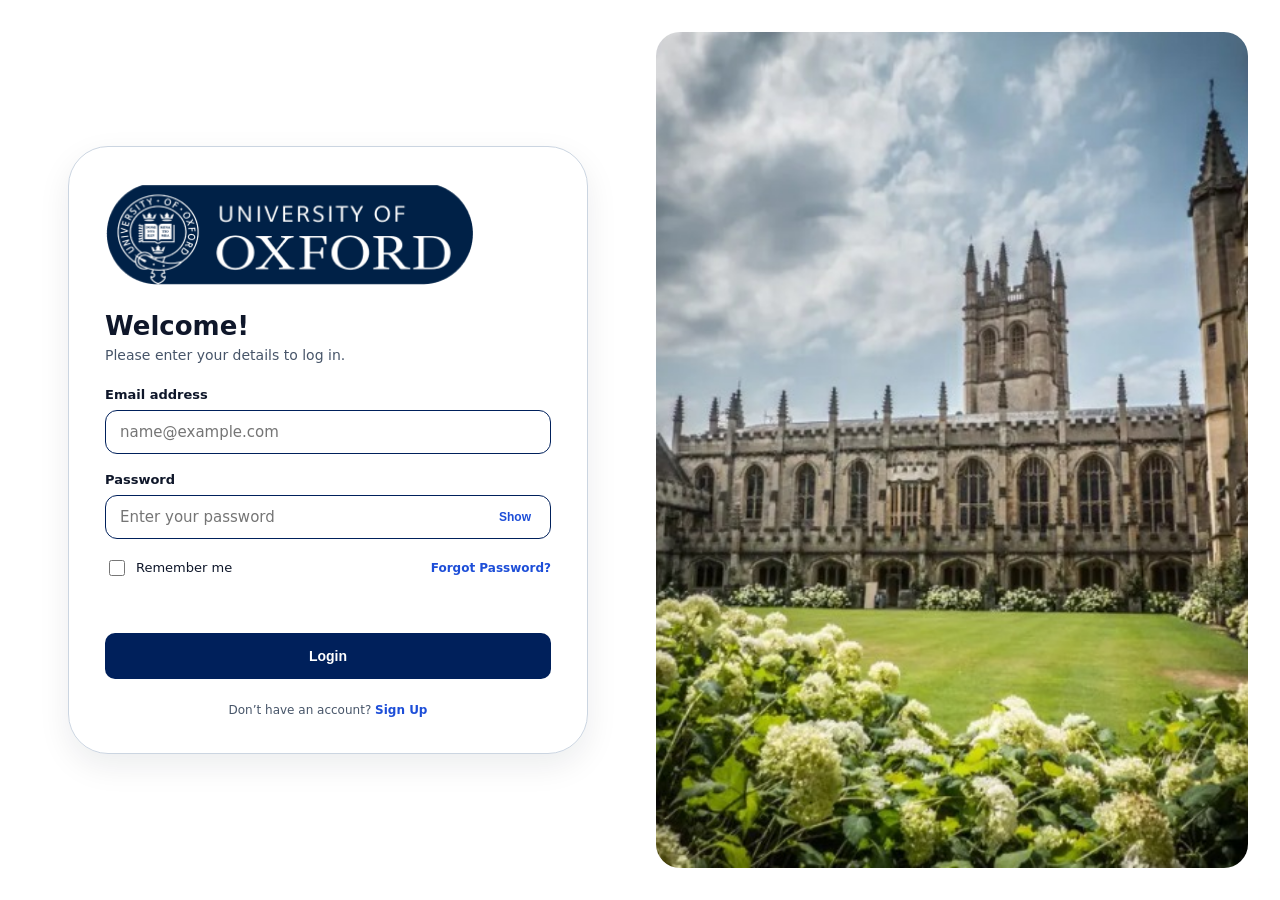
<file: oxford-login/index.html>
<!DOCTYPE html>
<html lang="en">
<head>
  <meta charset="UTF-8">
  <meta name="viewport" content="width=device-width, initial-scale=1">
  <title>University of Oxford – Student Login</title>
  <link rel="stylesheet" href="style.css">
</head>
<body>
  <main class="page">
    <section class="left">
      <div class="card">
        <img class="logo" src="images/oxford-logo.png" alt="University of Oxford">

        <header>
          <h1>Welcome!</h1>
          <p class="sub">Please enter your details to log in.</p>
        </header>

        <form id="loginForm" novalidate>
          <div class="field">
            <label for="email">Email address</label>
            <input id="email" type="email" placeholder="name@example.com" autocomplete="username">
          </div>

          <div class="field">
            <label for="password">Password</label>
            <div class="input-wrap">
              <input id="password" type="password" placeholder="Enter your password" autocomplete="current-password">
              <button type="button" class="show" id="toggle">Show</button>
            </div>
          </div>

          <div class="options">
            <label class="remember"><input type="checkbox"> Remember me</label>
            <a href="#">Forgot Password?</a>
          </div>

          <p class="error" id="error" role="alert"></p>
          <button type="submit" class="login">Login</button>
        </form>

        <p class="signup">Don’t have an account? <a href="#">Sign Up</a></p>
      </div>
    </section>

    <aside class="picture" role="img" aria-label="Oxford college building and garden"></aside>
  </main>
  <script src="script.js"></script>
</body>
</html>
</file>
<file: oxford-login/style.css>
:root{
  --navy:#00205B; --link:#1D4ED8; --ink:#0F172A; --muted:#475569; --border:#64748B;
}
*{box-sizing:border-box}
body{margin:0;font-family:Inter,system-ui,"Segoe UI",Arial,sans-serif;background:#fff;color:var(--ink)}
.page{display:flex;gap:32px;padding:32px;min-height:100vh}
.left{flex:1;display:flex;align-items:center;justify-content:center}
.card{width:100%;max-width:520px;padding:36px;border:1px solid #CBD5E1;border-radius:40px;
  box-shadow:0 12px 32px rgba(15,23,42,.08);display:flex;flex-direction:column;gap:24px}
.logo{width:100%;max-width:370px;height:auto;display:block}
h1{margin:0 0 6px;font-size:26px}
.sub{margin:0;color:var(--muted);font-size:14px}
form{display:flex;flex-direction:column;gap:18px}
.field{display:flex;flex-direction:column;gap:8px}
label{font-size:13px;font-weight:600}
input[type=email],input[type=password],input[type=text]{width:100%;min-height:44px;padding:12px 14px;
  border:1.5px solid var(--navy);border-radius:12px;font-size:15px;font-family:inherit}
input:focus{outline:3px solid #BFD0F5;border-color:var(--navy)}
.input-wrap{position:relative}
.show{position:absolute;right:14px;top:50%;transform:translateY(-50%);border:0;background:none;
  color:var(--link);font-weight:600;font-size:12px;cursor:pointer}
.options{display:flex;justify-content:space-between;align-items:center;font-size:12px}
.remember{display:flex;align-items:center;gap:8px;font-weight:400}
.remember input{width:16px;height:16px;accent-color:var(--navy)}
a{color:var(--link);font-weight:600;text-decoration:none}
a:hover{text-decoration:underline}
.error{margin:0;min-height:18px;color:#B91C1C;font-size:13px}
.login{min-height:46px;border:0;border-radius:10px;background:var(--navy);color:#fff;
  font-size:14px;font-weight:600;cursor:pointer}
.login:hover{background:#0A3280}
.signup{margin:0;text-align:center;font-size:12px;color:var(--muted)}
.picture{flex:1;border-radius:24px;background:#EFF6FF url("images/photo.jpg") center/cover no-repeat}
@media (max-width:820px){
  .picture{display:none}
  .page{padding:48px 24px 32px;align-items:flex-start}
  .card{border:0;box-shadow:none;padding:0}
}
</file>
